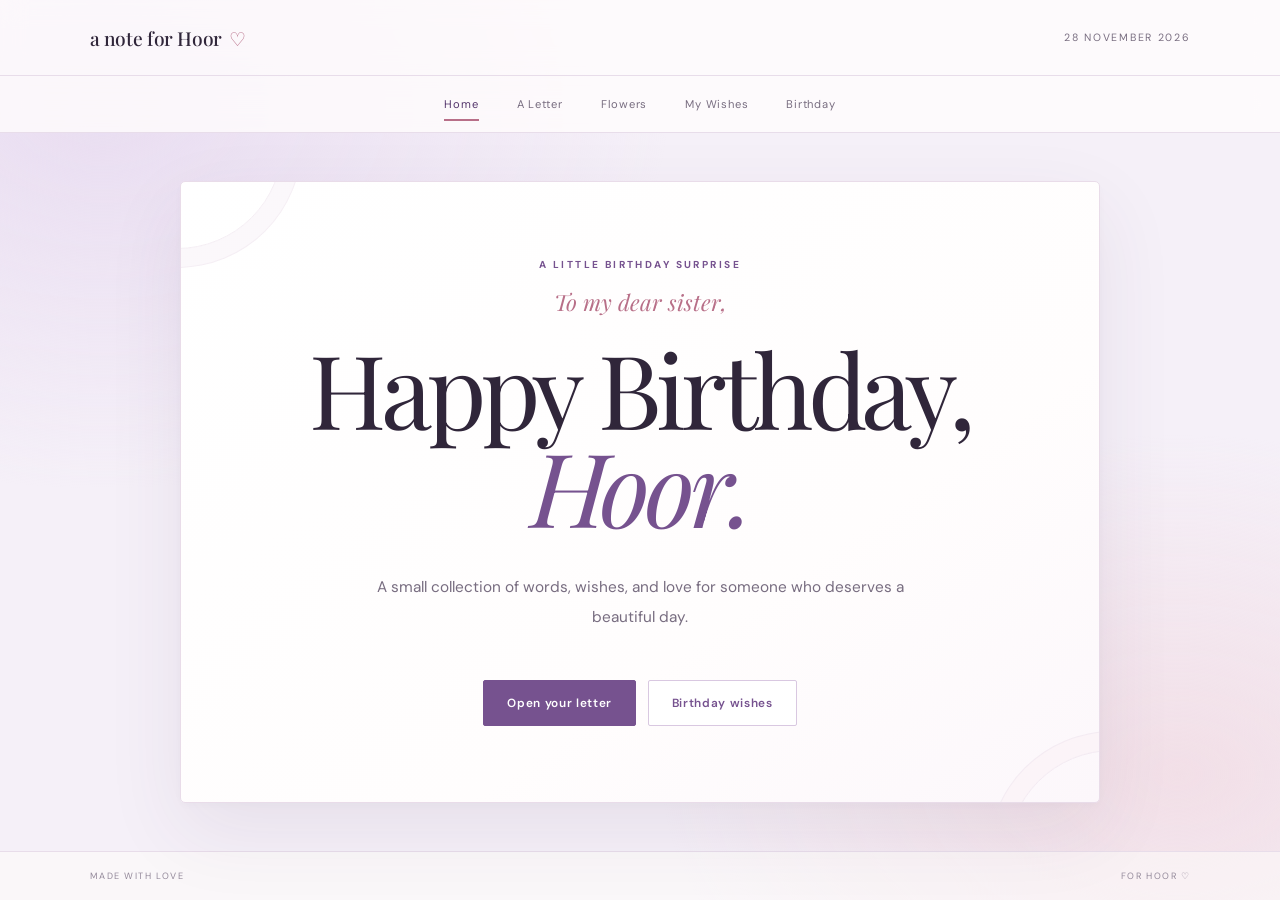
<file: index.html>
<!DOCTYPE html><html lang="en"><head><meta charset="UTF-8"><meta name="viewport" content="width=device-width, initial-scale=1.0"><meta name="theme-color" content="#f7f4f8"><title>For Hoor — Happy Birthday</title><link rel="preconnect" href="https://fonts.googleapis.com"><link rel="preconnect" href="https://fonts.gstatic.com" crossorigin><link href="https://fonts.googleapis.com/css2?family=DM+Sans:wght@400;500;600;700&family=Playfair+Display:ital,wght@0,400;0,500;1,400;1,500&display=swap" rel="stylesheet"><link rel="stylesheet" href="style.css"><script src="script.js" defer></script></head><body><header class="site-header"><a class="wordmark" href="index.html">a note for Hoor<span>♡</span></a><span class="date">28 NOVEMBER 2026</span></header><nav class="page-nav" aria-label="Birthday pages"><a href="index.html" aria-current="page">Home</a><a href="letter.html" >A Letter</a><a href="flowers.html" >Flowers</a><a href="wishes.html" >My Wishes</a><a href="birthday.html" >Birthday</a></nav><main><section class="page"><p class="eyebrow">A LITTLE BIRTHDAY SURPRISE</p><p class="intro">To my dear sister,</p><h1>Happy Birthday,<br><em>Hoor.</em></h1><p class="lead">A small collection of words, wishes, and love for someone who deserves a beautiful day.</p><div class="actions"><a class="button" href="letter.html">Open your letter</a><a class="button secondary" href="birthday.html">Birthday wishes</a></div></section></main><footer><span>MADE WITH LOVE</span><span>FOR HOOR ♡</span></footer></body></html>
</file>
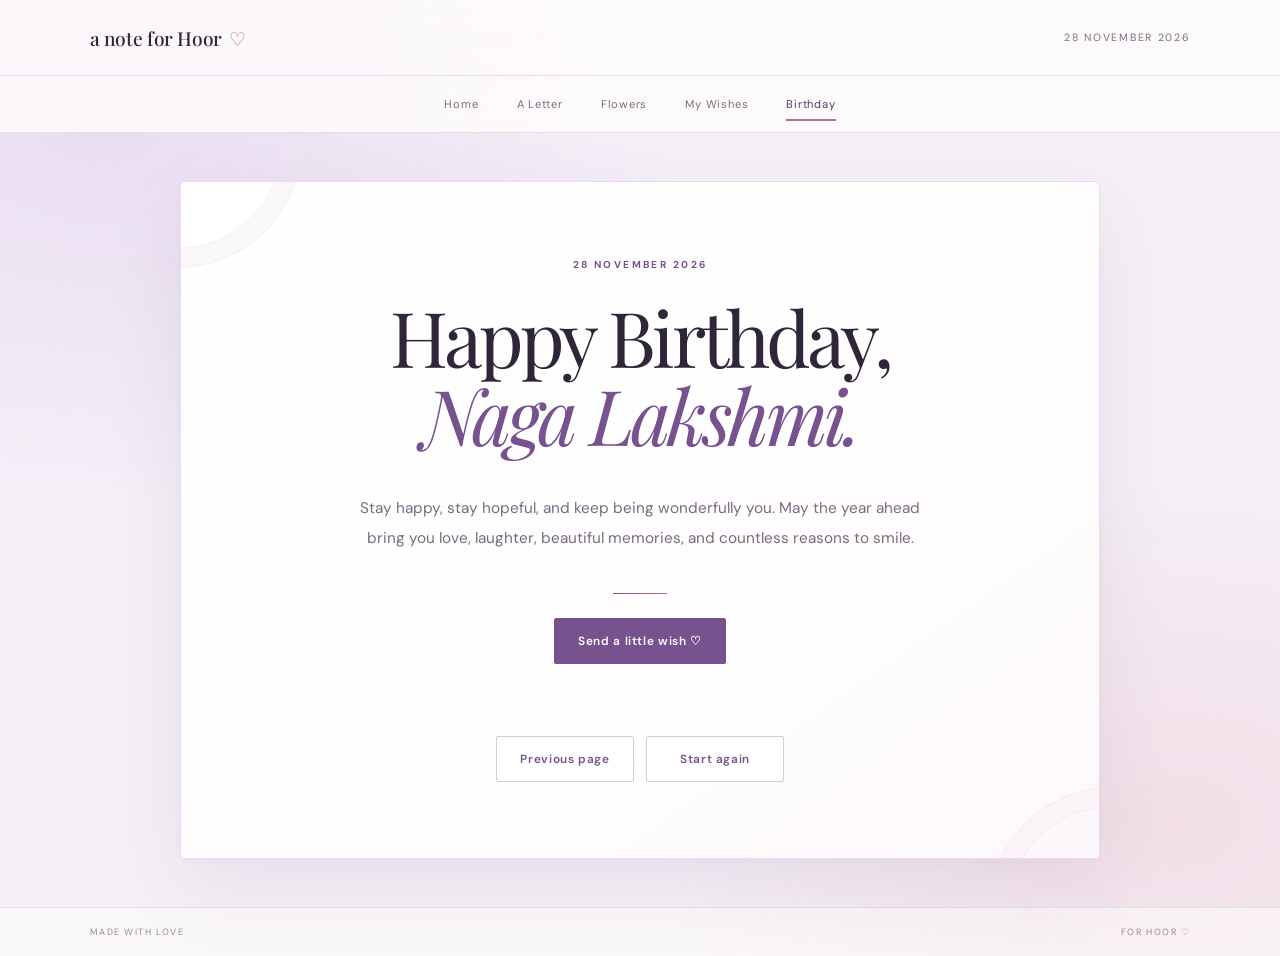
<file: birthday.html>
<!DOCTYPE html><html lang="en"><head><meta charset="UTF-8"><meta name="viewport" content="width=device-width, initial-scale=1.0"><meta name="theme-color" content="#f7f4f8"><title>Happy Birthday, Naga Lakshmi</title><link rel="preconnect" href="https://fonts.googleapis.com"><link rel="preconnect" href="https://fonts.gstatic.com" crossorigin><link href="https://fonts.googleapis.com/css2?family=DM+Sans:wght@400;500;600;700&family=Playfair+Display:ital,wght@0,400;0,500;1,400;1,500&display=swap" rel="stylesheet"><link rel="stylesheet" href="style.css"><script src="script.js" defer></script></head><body><header class="site-header"><a class="wordmark" href="index.html">a note for Hoor<span>♡</span></a><span class="date">28 NOVEMBER 2026</span></header><nav class="page-nav" aria-label="Birthday pages"><a href="index.html" >Home</a><a href="letter.html" >A Letter</a><a href="flowers.html" >Flowers</a><a href="wishes.html" >My Wishes</a><a href="birthday.html" aria-current="page">Birthday</a></nav><main><section class="page"><p class="eyebrow">28 NOVEMBER 2026</p><h2 class="closing-name">Happy Birthday,<br><em>Naga Lakshmi.</em></h2><p class="lead">Stay happy, stay hopeful, and keep being wonderfully you. May the year ahead bring you love, laughter, beautiful memories, and countless reasons to smile.</p><div class="divider"></div><button class="button" id="wishButton" type="button">Send a little wish ♡</button><p class="wish-response" id="wishResponse" aria-live="polite"></p><div class="actions"><a class="button secondary" href="wishes.html">Previous page</a><a class="button secondary" href="index.html">Start again</a></div></section></main><footer><span>MADE WITH LOVE</span><span>FOR HOOR ♡</span></footer></body></html>
</file>
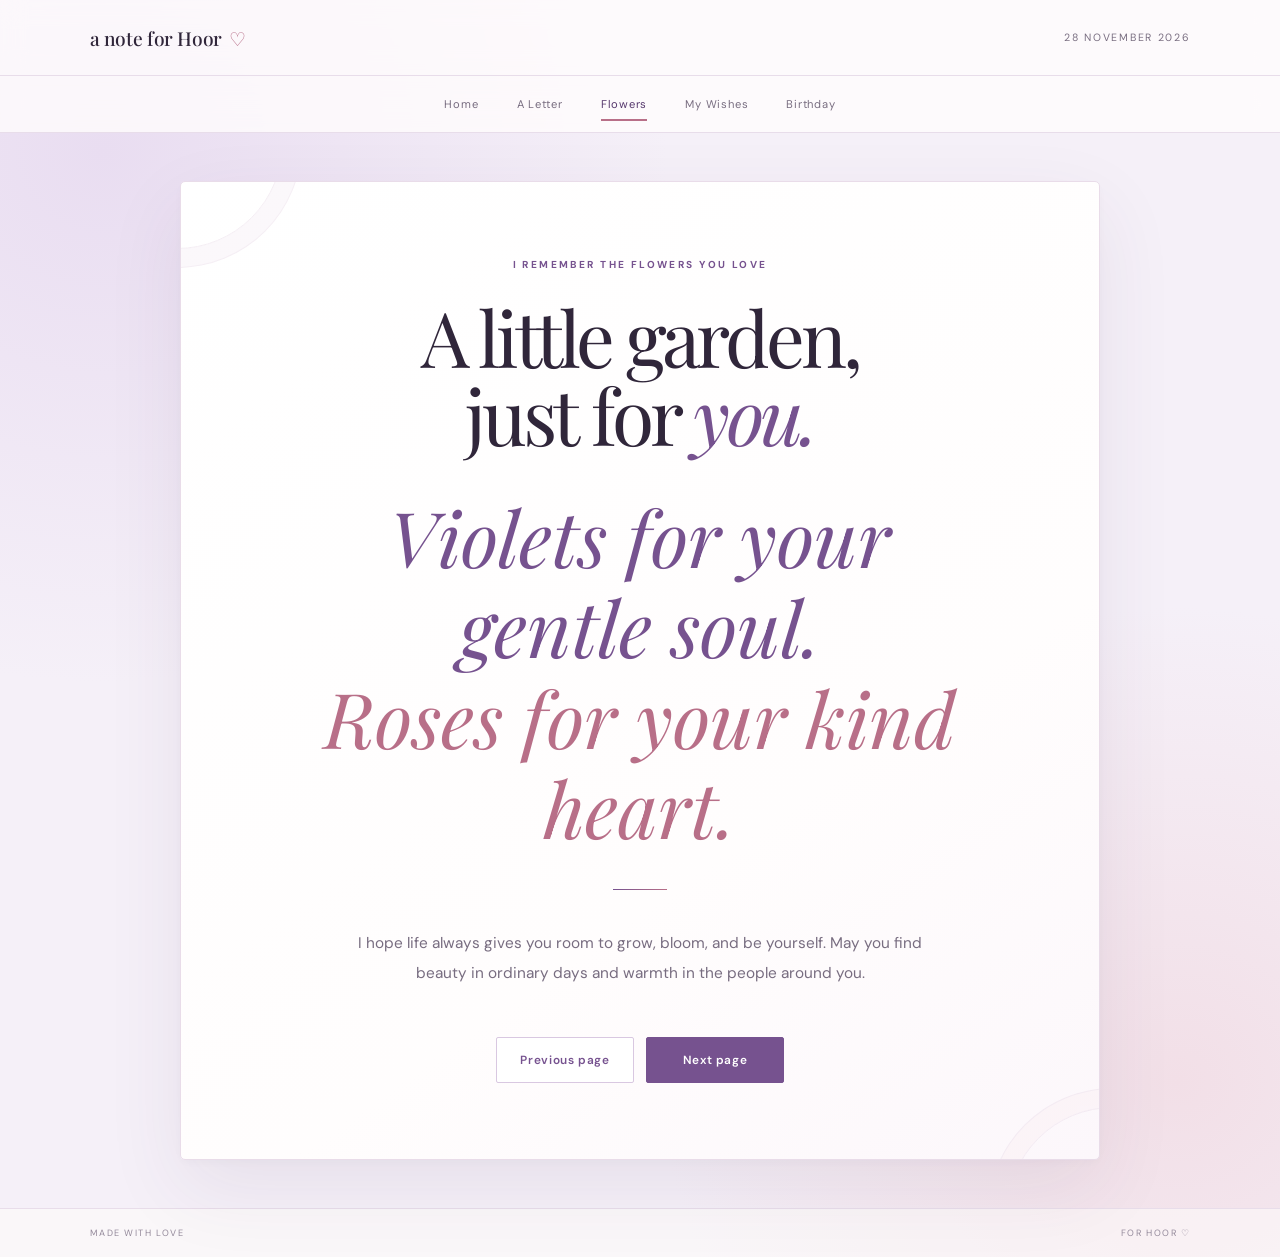
<file: flowers.html>
<!DOCTYPE html><html lang="en"><head><meta charset="UTF-8"><meta name="viewport" content="width=device-width, initial-scale=1.0"><meta name="theme-color" content="#f7f4f8"><title>A Little Garden for Hoor</title><link rel="preconnect" href="https://fonts.googleapis.com"><link rel="preconnect" href="https://fonts.gstatic.com" crossorigin><link href="https://fonts.googleapis.com/css2?family=DM+Sans:wght@400;500;600;700&family=Playfair+Display:ital,wght@0,400;0,500;1,400;1,500&display=swap" rel="stylesheet"><link rel="stylesheet" href="style.css"><script src="script.js" defer></script></head><body><header class="site-header"><a class="wordmark" href="index.html">a note for Hoor<span>♡</span></a><span class="date">28 NOVEMBER 2026</span></header><nav class="page-nav" aria-label="Birthday pages"><a href="index.html" >Home</a><a href="letter.html" >A Letter</a><a href="flowers.html" aria-current="page">Flowers</a><a href="wishes.html" >My Wishes</a><a href="birthday.html" >Birthday</a></nav><main><section class="page"><p class="eyebrow">I REMEMBER THE FLOWERS YOU LOVE</p><h2>A little garden,<br>just for <em>you.</em></h2><p class="flower-words">Violets for your gentle soul.<br><span>Roses for your kind heart.</span></p><div class="divider"></div><p class="lead">I hope life always gives you room to grow, bloom, and be yourself. May you find beauty in ordinary days and warmth in the people around you.</p><div class="actions"><a class="button secondary" href="letter.html">Previous page</a><a class="button" href="wishes.html">Next page</a></div></section></main><footer><span>MADE WITH LOVE</span><span>FOR HOOR ♡</span></footer></body></html>
</file>
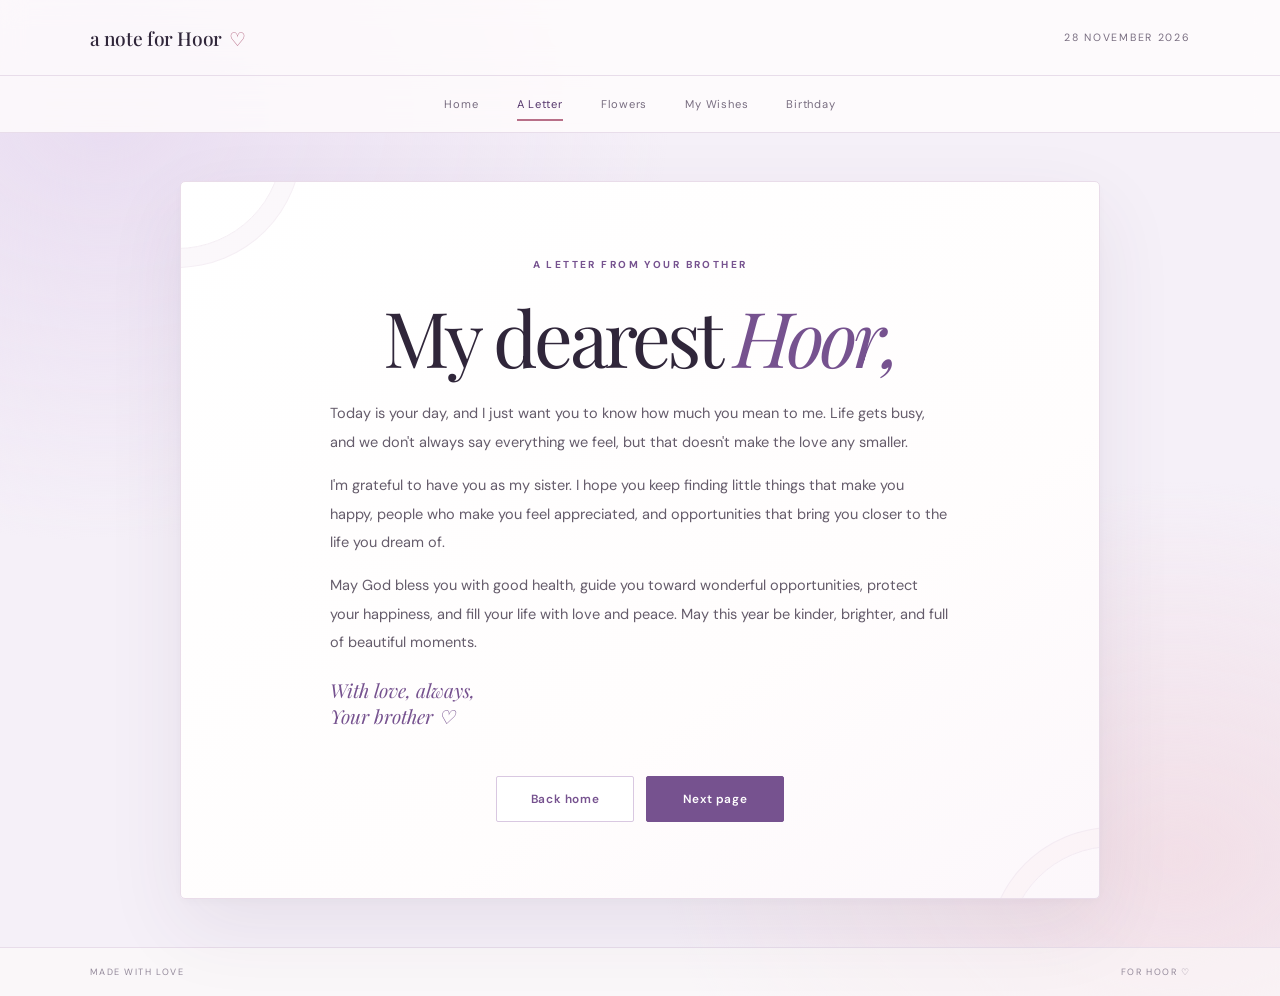
<file: letter.html>
<!DOCTYPE html><html lang="en"><head><meta charset="UTF-8"><meta name="viewport" content="width=device-width, initial-scale=1.0"><meta name="theme-color" content="#f7f4f8"><title>A Letter for Hoor</title><link rel="preconnect" href="https://fonts.googleapis.com"><link rel="preconnect" href="https://fonts.gstatic.com" crossorigin><link href="https://fonts.googleapis.com/css2?family=DM+Sans:wght@400;500;600;700&family=Playfair+Display:ital,wght@0,400;0,500;1,400;1,500&display=swap" rel="stylesheet"><link rel="stylesheet" href="style.css"><script src="script.js" defer></script></head><body><header class="site-header"><a class="wordmark" href="index.html">a note for Hoor<span>♡</span></a><span class="date">28 NOVEMBER 2026</span></header><nav class="page-nav" aria-label="Birthday pages"><a href="index.html" >Home</a><a href="letter.html" aria-current="page">A Letter</a><a href="flowers.html" >Flowers</a><a href="wishes.html" >My Wishes</a><a href="birthday.html" >Birthday</a></nav><main><section class="page"><p class="eyebrow">A LETTER FROM YOUR BROTHER</p><h2>My dearest <em>Hoor,</em></h2><article class="letter-copy"><p>Today is your day, and I just want you to know how much you mean to me. Life gets busy, and we don't always say everything we feel, but that doesn't make the love any smaller.</p><p>I'm grateful to have you as my sister. I hope you keep finding little things that make you happy, people who make you feel appreciated, and opportunities that bring you closer to the life you dream of.</p><p>May God bless you with good health, guide you toward wonderful opportunities, protect your happiness, and fill your life with love and peace. May this year be kinder, brighter, and full of beautiful moments.</p><p class="signature">With love, always,<br>Your brother ♡</p></article><div class="actions"><a class="button secondary" href="index.html">Back home</a><a class="button" href="flowers.html">Next page</a></div></section></main><footer><span>MADE WITH LOVE</span><span>FOR HOOR ♡</span></footer></body></html>
</file>
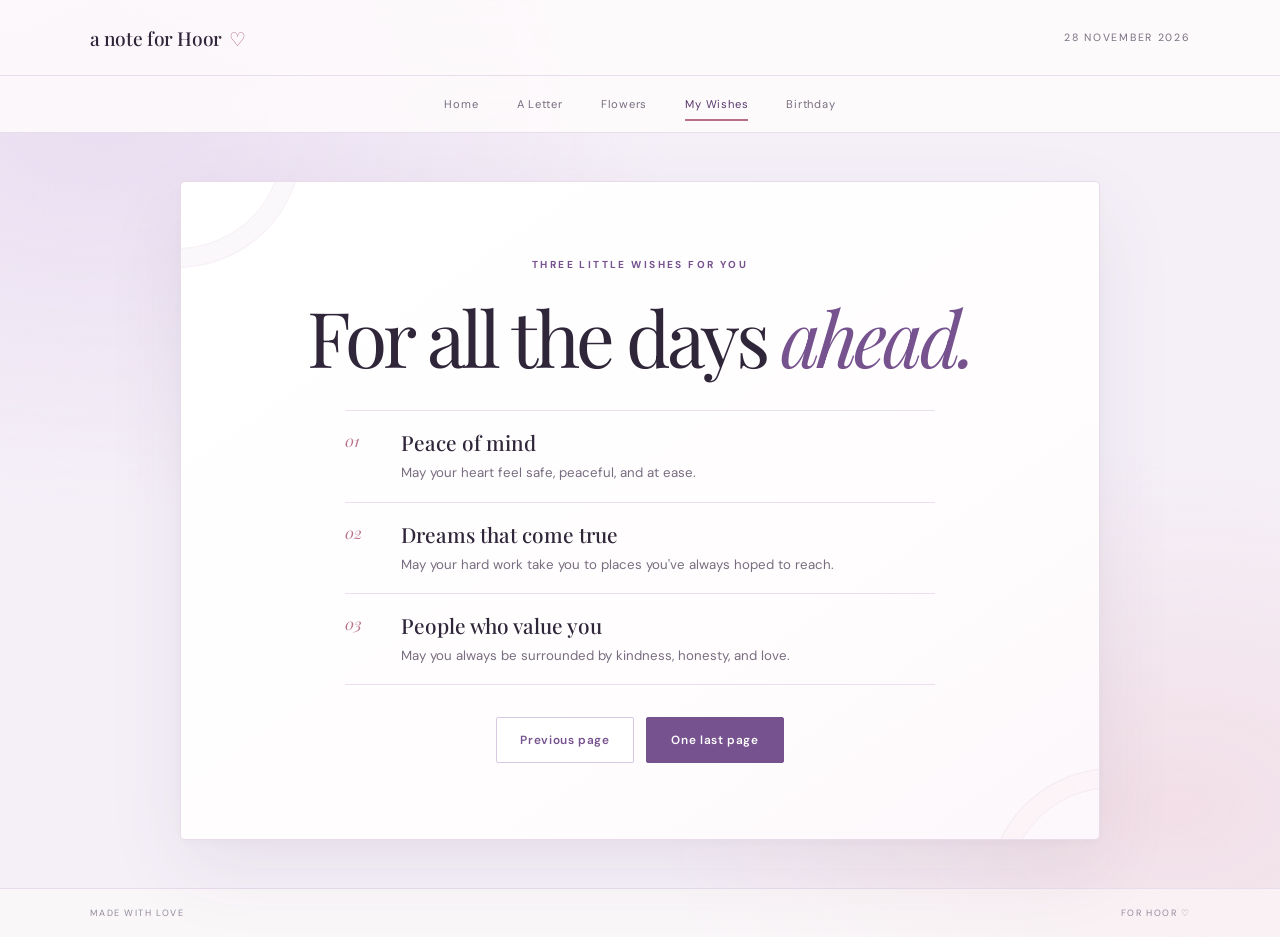
<file: wishes.html>
<!DOCTYPE html><html lang="en"><head><meta charset="UTF-8"><meta name="viewport" content="width=device-width, initial-scale=1.0"><meta name="theme-color" content="#f7f4f8"><title>My Wishes for Hoor</title><link rel="preconnect" href="https://fonts.googleapis.com"><link rel="preconnect" href="https://fonts.gstatic.com" crossorigin><link href="https://fonts.googleapis.com/css2?family=DM+Sans:wght@400;500;600;700&family=Playfair+Display:ital,wght@0,400;0,500;1,400;1,500&display=swap" rel="stylesheet"><link rel="stylesheet" href="style.css"><script src="script.js" defer></script></head><body><header class="site-header"><a class="wordmark" href="index.html">a note for Hoor<span>♡</span></a><span class="date">28 NOVEMBER 2026</span></header><nav class="page-nav" aria-label="Birthday pages"><a href="index.html" >Home</a><a href="letter.html" >A Letter</a><a href="flowers.html" >Flowers</a><a href="wishes.html" aria-current="page">My Wishes</a><a href="birthday.html" >Birthday</a></nav><main><section class="page"><p class="eyebrow">THREE LITTLE WISHES FOR YOU</p><h2>For all the days <em>ahead.</em></h2><div class="wish-list"><div class="wish-item"><span>01</span><div><h3>Peace of mind</h3><p>May your heart feel safe, peaceful, and at ease.</p></div></div><div class="wish-item"><span>02</span><div><h3>Dreams that come true</h3><p>May your hard work take you to places you've always hoped to reach.</p></div></div><div class="wish-item"><span>03</span><div><h3>People who value you</h3><p>May you always be surrounded by kindness, honesty, and love.</p></div></div></div><div class="actions"><a class="button secondary" href="flowers.html">Previous page</a><a class="button" href="birthday.html">One last page</a></div></section></main><footer><span>MADE WITH LOVE</span><span>FOR HOOR ♡</span></footer></body></html>
</file>
<file: style.css>
:root{
  --bg:#f5f0f8;--paper:#fffdfd;--ink:#30263a;--muted:#786d80;
  --violet:#76528f;--violet-dark:#56386d;--rose:#b86f88;--line:#eadfea;
  --serif:"Playfair Display",Georgia,serif;--sans:"DM Sans",Arial,sans-serif
}
*{box-sizing:border-box}
html,body{margin:0;min-height:100%;background:var(--bg);color:var(--ink);font-family:var(--sans)}
html{background:var(--bg)}
body{min-height:100vh;display:flex;flex-direction:column;background:
 radial-gradient(ellipse at 8% 12%,#e9ddf1 0,transparent 34%),
 radial-gradient(ellipse at 92% 86%,#f2dfe7 0,transparent 31%),var(--bg)}
.site-header{height:76px;flex-shrink:0;padding:0 clamp(22px,7vw,100px);display:flex;align-items:center;justify-content:space-between;border-bottom:1px solid #e8ddea;background:#fffdfdcc;backdrop-filter:blur(12px)}
.wordmark{font:500 1.2rem var(--serif);text-decoration:none;color:var(--ink);letter-spacing:-.02em}
.wordmark span{color:var(--rose);margin-left:7px}
.date{font-size:.66rem;letter-spacing:.16em;color:var(--muted)}
.page-nav{position:relative;display:flex;justify-content:center;gap:clamp(14px,3vw,38px);padding:16px 18px;border-bottom:1px solid #e8ddea;background:#fffdfdcc;backdrop-filter:blur(12px);flex-wrap:wrap}
.page-nav a{position:relative;font-size:.7rem;letter-spacing:.07em;text-decoration:none;color:var(--muted);padding:5px 0;transition:color .25s ease}
.page-nav a::after{content:"";position:absolute;left:50%;right:50%;bottom:-5px;height:2px;background:var(--rose);transition:left .25s ease,right .25s ease}
.page-nav a:hover,.page-nav a[aria-current=page]{color:var(--violet-dark)}
.page-nav a:hover::after,.page-nav a[aria-current=page]::after{left:0;right:0}
main{width:100%;flex:1;display:grid;place-items:center;padding:clamp(22px,4vw,48px) 22px}
.page{position:relative;isolation:isolate;overflow:hidden;width:min(920px,100%);min-height:min(600px,calc(100vh - 190px));display:flex;flex-direction:column;justify-content:center;align-items:center;text-align:center;padding:clamp(30px,6vw,76px);background:linear-gradient(145deg,#fff 0%,#fffdfd 65%,#fcf7fb 100%);border:1px solid #e9dce9;border-radius:5px;box-shadow:0 28px 80px #4b315015,0 3px 12px #4b315008;animation:page-arrive .7s cubic-bezier(.2,.75,.25,1) both}
.page::before,.page::after{content:"";position:absolute;z-index:-1;pointer-events:none;border:1px solid #eadde9;border-radius:50%;width:210px;height:210px;opacity:.48}
.page::before{top:-145px;left:-110px;box-shadow:0 0 0 18px #f7f0f7,0 0 0 19px #eadde9}
.page::after{bottom:-160px;right:-120px;box-shadow:0 0 0 18px #fbf0f4,0 0 0 19px #eadde9}
.eyebrow{font-size:.63rem;letter-spacing:.24em;text-transform:uppercase;font-weight:700;color:var(--violet);margin:0 0 8px}
h1,h2{font-family:var(--serif);font-weight:400;letter-spacing:-.05em}
h1{font-size:clamp(3.7rem,8vw,7rem);line-height:.96;margin:22px 0}
h2{font-size:clamp(2.8rem,6vw,5rem);line-height:1.02;margin:18px 0 25px}
h1 em,h2 em{color:var(--violet);font-weight:400}
.lead{max-width:570px;font-size:.96rem;line-height:1.95;color:var(--muted)}
.intro{font:italic 1.4rem var(--serif);color:var(--rose);margin:8px 0 0}
.actions{display:flex;gap:12px;justify-content:center;flex-wrap:wrap;margin-top:32px}
.button{display:inline-flex;align-items:center;justify-content:center;min-width:138px;padding:14px 23px;border:1px solid var(--violet);border-radius:2px;background:var(--violet);color:#fff;text-decoration:none;font:600 .74rem var(--sans);letter-spacing:.055em;cursor:pointer;transition:transform .25s ease,background .25s ease,color .25s ease,box-shadow .25s ease}
.button:hover{background:var(--violet-dark);border-color:var(--violet-dark);color:#fff;transform:translateY(-2px);box-shadow:0 8px 20px #76528f2b}
.button:focus-visible,.page-nav a:focus-visible,.wordmark:focus-visible{outline:2px solid var(--rose);outline-offset:4px}
.button.secondary{background:#fff;color:var(--violet);border-color:#d9c8e1}
.button.secondary:hover{background:#f5eff8;color:var(--violet-dark)}
.letter-copy{max-width:620px;text-align:left}
.letter-copy p{font-size:.91rem;line-height:1.95;color:#655c6b;margin:0 0 15px}
.letter-copy .salutation{font:italic 1.45rem var(--serif);color:var(--rose);margin-bottom:20px}
.signature{font:italic 1.2rem var(--serif)!important;color:var(--violet)!important;margin-top:20px!important}
.flower-words{font:italic clamp(2.5rem,6vw,4.8rem)/1.18 var(--serif);color:var(--violet);max-width:680px;margin:12px 0}
.flower-words span{color:var(--rose)}
.divider{width:54px;height:1px;background:linear-gradient(90deg,var(--violet),var(--rose));margin:24px auto}
.wish-list{width:min(590px,100%);text-align:left;margin:10px auto 0}
.wish-item{padding:17px 0;border-bottom:1px solid var(--line);display:grid;grid-template-columns:44px 1fr;gap:12px;align-items:start}
.wish-item:first-child{border-top:1px solid var(--line)}
.wish-item>span{font:italic 1rem var(--serif);color:var(--rose);padding-top:2px}
.wish-item h3{font:500 1.3rem var(--serif);margin:0 0 5px}
.wish-item p{font-size:.83rem;line-height:1.75;color:var(--muted);margin:0}
.closing-name{font-size:clamp(2.7rem,6vw,5.2rem)!important}
.wish-response{min-height:25px;color:var(--rose);font:italic 1.05rem var(--serif);margin:15px 0 0}
footer{flex-shrink:0;padding:18px clamp(22px,7vw,100px);display:flex;justify-content:space-between;color:#93899a;font-size:.57rem;letter-spacing:.17em;border-top:1px solid #e8ddea;background:#fffdfc88}
.page-leaving .page{animation:page-leave .22s ease both}
@keyframes page-arrive{from{opacity:0;transform:translateY(16px) scale(.99);filter:blur(3px)}to{opacity:1;transform:translateY(0) scale(1);filter:blur(0)}}
@keyframes page-leave{to{opacity:0;transform:translateY(-9px) scale(.99);filter:blur(2px)}}
@media(prefers-reduced-motion:reduce){*,*::before,*::after{scroll-behavior:auto!important;animation-duration:.01ms!important;animation-iteration-count:1!important;transition-duration:.01ms!important}}
@media(max-width:560px){
 .site-header{height:66px}.date{font-size:.56rem;letter-spacing:.1em}
 .page-nav{gap:10px 18px;padding:13px 8px}.page-nav a{font-size:.64rem}
 main{padding:16px 12px}.page{min-height:calc(100vh - 180px);padding:28px 20px}
 h1{font-size:3.65rem}h2{font-size:2.8rem}.lead{font-size:.88rem}
 .letter-copy p{font-size:.84rem}.wish-item{grid-template-columns:35px 1fr}
 footer{font-size:.5rem;padding:16px 18px}
}
@view-transition{navigation:auto}
::view-transition-old(root){animation:page-leave .22s ease both}
::view-transition-new(root){animation:page-arrive .48s cubic-bezier(.2,.75,.25,1) both}
</file>
